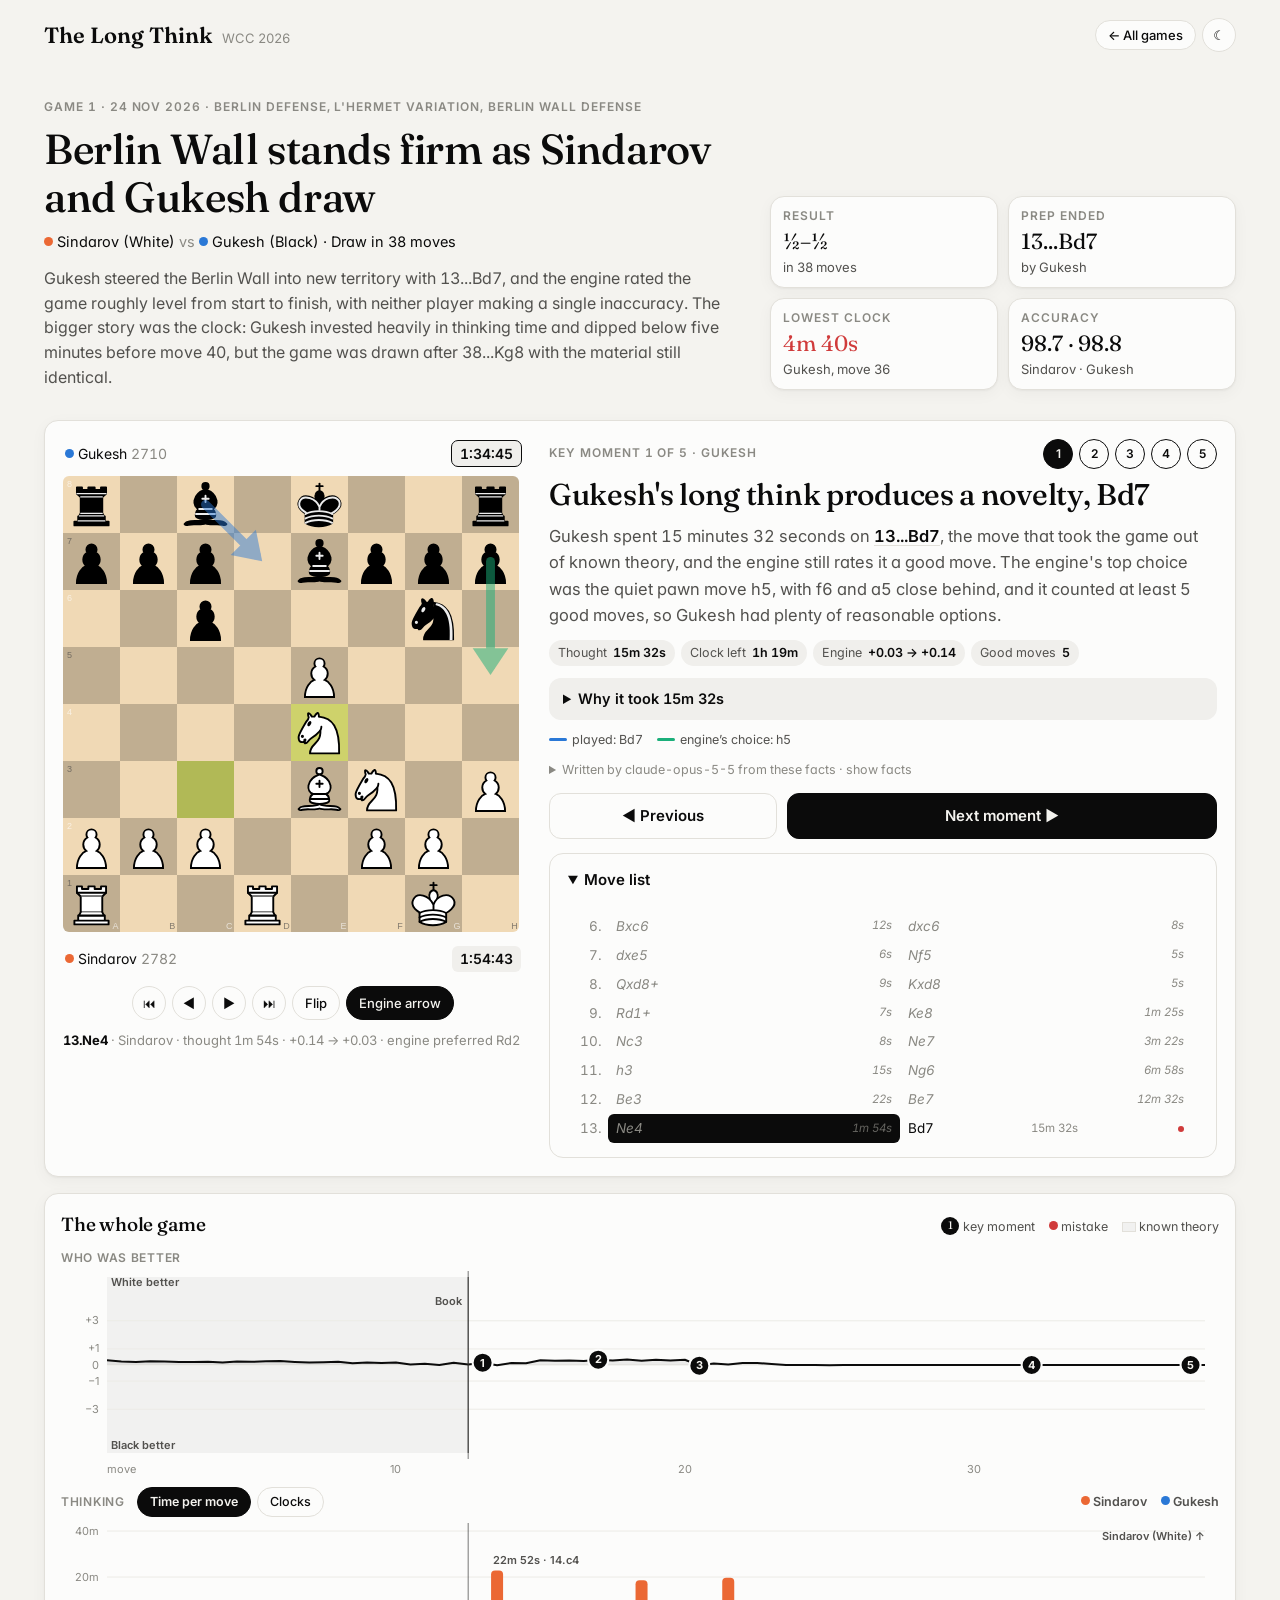
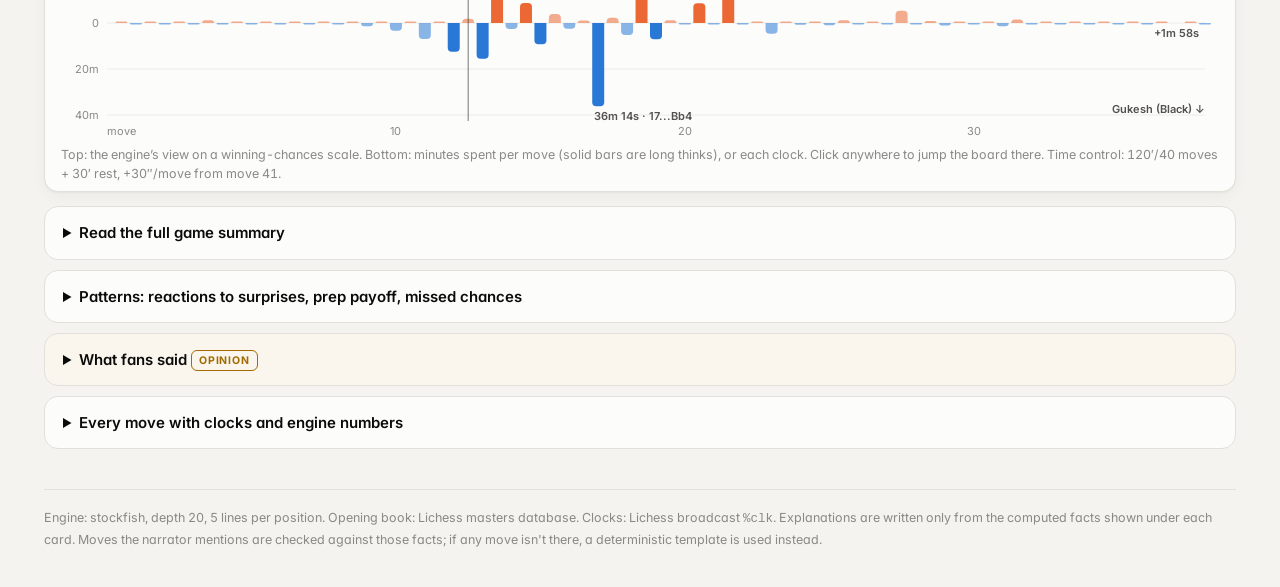
<file: web/game.html>
<!doctype html>
<html lang="en">
<head>
<meta charset="utf-8">
<meta name="viewport" content="width=device-width, initial-scale=1">
<title>Game · The Long Think</title>
<meta name="description" content="Engine evaluation, clock usage, opening prep and critical moments of a world championship game.">
<link rel="preconnect" href="https://fonts.googleapis.com">
<link rel="preconnect" href="https://fonts.gstatic.com" crossorigin>
<link href="https://fonts.googleapis.com/css2?family=Fraunces:opsz,wght@9..144,400;9..144,500;9..144,600&family=Inter:wght@400;500;600;700&display=swap" rel="stylesheet">
<link rel="stylesheet" href="vendor/chessground/chessground.base.css">
<link rel="stylesheet" href="vendor/chessground/chessground.brown.css">
<link rel="stylesheet" href="vendor/chessground/chessground.cburnett.css">
<link rel="stylesheet" href="css/style.css">
<link rel="icon" href="data:image/svg+xml,<svg xmlns='http://www.w3.org/2000/svg' viewBox='0 0 100 100'><text y='.9em' font-size='90'>♞</text></svg>">
</head>
<body>
<div class="wrap">
  <header class="top">
    <a class="brand" href="index.html"><b>The Long Think</b><span id="match-name"></span></a>
    <nav><a class="btn" href="index.html">← All games</a><button class="btn icon-btn" id="theme" aria-label="Toggle theme"></button></nav>
  </header>
  <main id="app"><div class="loading">Loading game…</div></main>
  <footer>
    Engine: <span id="engine-note"></span>. Opening book: Lichess masters database. Clocks: Lichess broadcast <code>%clk</code>.
    Explanations are written only from the computed facts shown under each card. Moves the narrator mentions are checked against those facts; if any move isn't there, a deterministic template is used instead.
  </footer>
</div>
<script type="module" src="js/game.js"></script>
</body>
</html>
</file>
<file: web/vendor/chessground/chessground.base.css>
.cg-wrap {
  box-sizing: content-box;
  position: relative;
  display: block;
}

cg-container {
  position: absolute;
  width: 100%;
  height: 100%;
  display: block;
  top: 0;
}

cg-board {
  position: absolute;
  top: 0;
  left: 0;
  width: 100%;
  height: 100%;
  -webkit-user-select: none;
  -moz-user-select: none;
  -ms-user-select: none;
  user-select: none;
  line-height: 0;
  background-size: cover;
}

.cg-wrap.manipulable cg-board {
  cursor: pointer;
}

cg-board square {
  position: absolute;
  top: 0;
  left: 0;
  width: 12.5%;
  height: 12.5%;
  pointer-events: none;
}

cg-board square.move-dest {
  pointer-events: auto;
}

cg-board square.last-move {
  will-change: transform;
}

.cg-wrap piece {
  position: absolute;
  top: 0;
  left: 0;
  width: 12.5%;
  height: 12.5%;
  background-size: cover;
  z-index: 2;
  will-change: transform;
  pointer-events: none;
}

cg-board piece.dragging {
  cursor: move;
  /* !important to override z-index from 3D piece inline style */
  z-index: 11 !important;
}

piece.anim {
  z-index: 8;
}

piece.fading {
  z-index: 1;
  opacity: 0.5;
}

.cg-wrap piece.ghost {
  opacity: 0.3;
}

.cg-wrap piece svg {
  overflow: hidden;
  position: relative;
  top: 0px;
  left: 0px;
  width: 100%;
  height: 100%;
  pointer-events: none;
  z-index: 2;
  opacity: 0.6;
}

.cg-wrap cg-auto-pieces,
.cg-wrap .cg-shapes,
.cg-wrap .cg-custom-svgs {
  overflow: visible;
  position: absolute;
  top: 0px;
  left: 0px;
  width: 100%;
  height: 100%;
  pointer-events: none;
}

.cg-wrap cg-auto-pieces {
  z-index: 2;
}

.cg-wrap cg-auto-pieces piece {
  opacity: 0.3;
}

.cg-wrap .cg-shapes {
  overflow: hidden;
  opacity: 0.6;
  z-index: 2;
}

.cg-wrap .cg-custom-svgs {
  /* over piece.anim = 8, but under piece.dragging = 11 */
  z-index: 9;
}

.cg-wrap .cg-custom-svgs svg {
  overflow: visible;
}

.cg-wrap coords {
  position: absolute;
  display: flex;
  pointer-events: none;
  opacity: 0.8;
  font-family: sans-serif;
  font-size: 9px;
}

.cg-wrap coords.ranks {
  left: 4px;
  top: -20px;
  flex-flow: column-reverse;
  height: 100%;
  width: 12px;
}

.cg-wrap coords.ranks.black {
  flex-flow: column;
}

.cg-wrap coords.ranks.left {
  left: -15px;
  align-items: flex-end;
}

.cg-wrap coords.files {
  bottom: -4px;
  left: 24px;
  flex-flow: row;
  width: 100%;
  height: 16px;
  text-transform: uppercase;
  text-align: center;
}

.cg-wrap coords.files.black {
  flex-flow: row-reverse;
}

.cg-wrap coords coord {
  flex: 1 1 auto;
}

.cg-wrap coords.ranks coord {
  transform: translateY(39%);
}

.cg-wrap coords.squares {
  bottom: 0;
  left: 0;
  text-transform: uppercase;
  text-align: right;
  flex-flow: column-reverse;
  height: 100%;
  width: 12.5%;
}

.cg-wrap coords.squares.black {
  flex-flow: column;
}

.cg-wrap coords.squares.left {
  text-align: left;
}

.cg-wrap coords.squares coord {
  padding: 6% 4%;
}

.cg-wrap coords.squares.rank2 {
  transform: translateX(100%);
}

.cg-wrap coords.squares.rank3 {
  transform: translateX(200%);
}

.cg-wrap coords.squares.rank4 {
  transform: translateX(300%);
}

.cg-wrap coords.squares.rank5 {
  transform: translateX(400%);
}

.cg-wrap coords.squares.rank6 {
  transform: translateX(500%);
}

.cg-wrap coords.squares.rank7 {
  transform: translateX(600%);
}

.cg-wrap coords.squares.rank8 {
  transform: translateX(700%);
}
</file>
<file: web/vendor/chessground/chessground.brown.css>
/** Colored board squares as an embedded SVG */
cg-board {
  background-color: #f0d9b5;
  background-image: url('[data-uri]');
}

/** Interactive board square colors */
cg-board square.move-dest {
  background: radial-gradient(rgba(20, 85, 30, 0.5) 22%, #208530 0, rgba(0, 0, 0, 0.3) 0, rgba(0, 0, 0, 0) 0);
}
cg-board square.premove-dest {
  background: radial-gradient(rgba(20, 30, 85, 0.5) 22%, #203085 0, rgba(0, 0, 0, 0.3) 0, rgba(0, 0, 0, 0) 0);
}
cg-board square.oc.move-dest {
  background: radial-gradient(transparent 0%, transparent 80%, rgba(20, 85, 0, 0.3) 80%);
}
cg-board square.oc.premove-dest {
  background: radial-gradient(transparent 0%, transparent 80%, rgba(20, 30, 85, 0.2) 80%);
}
cg-board square.move-dest:hover {
  background: rgba(20, 85, 30, 0.3);
}
cg-board square.premove-dest:hover {
  background: rgba(20, 30, 85, 0.2);
}
cg-board square.last-move {
  background-color: rgba(155, 199, 0, 0.41);
}
cg-board square.selected {
  background-color: rgba(20, 85, 30, 0.5);
}
cg-board square.check {
  background: radial-gradient(
    ellipse at center,
    rgba(255, 0, 0, 1) 0%,
    rgba(231, 0, 0, 1) 25%,
    rgba(169, 0, 0, 0) 89%,
    rgba(158, 0, 0, 0) 100%
  );
}
cg-board square.current-premove {
  background-color: rgba(20, 30, 85, 0.5);
}

/** Alternating colors in rank/file/square labels */
.orientation-white .ranks :nth-child(odd),
.orientation-white .files :nth-child(even),
.orientation-black .ranks :nth-child(even),
.orientation-black .files :nth-child(odd),
coords.squares:nth-of-type(odd) :nth-child(even),
coords.squares:nth-of-type(even) :nth-child(odd) {
  color: rgba(72, 72, 72, 0.8);
}

.orientation-white .ranks :nth-child(even),
.orientation-white .files :nth-child(odd),
.orientation-black .ranks :nth-child(odd),
.orientation-black .files :nth-child(even),
coords.squares:nth-of-type(odd) :nth-child(odd),
coords.squares:nth-of-type(even) :nth-child(even) {
  color: rgba(255, 255, 255, 0.8);
}
</file>
<file: web/vendor/chessground/chessground.cburnett.css>
/** Embedded SVGs for all chess pieces */
.cg-wrap piece.pawn.white {
  background-image: url('[data-uri]');
}
.cg-wrap piece.bishop.white {
  background-image: url('[data-uri]');
}
.cg-wrap piece.knight.white {
  background-image: url('[data-uri]');
}
.cg-wrap piece.rook.white {
  background-image: url('[data-uri]');
}
.cg-wrap piece.queen.white {
  background-image: url('[data-uri]');
}
.cg-wrap piece.king.white {
  background-image: url('[data-uri]');
}
.cg-wrap piece.pawn.black {
  background-image: url('[data-uri]');
}
.cg-wrap piece.bishop.black {
  background-image: url('[data-uri]');
}
.cg-wrap piece.knight.black {
  background-image: url('[data-uri]');
}
.cg-wrap piece.rook.black {
  background-image: url('[data-uri]');
}
.cg-wrap piece.queen.black {
  background-image: url('[data-uri]');
}
.cg-wrap piece.king.black {
  background-image: url('[data-uri]');
}
</file>
<file: web/css/style.css>
/* The Long Think — design tokens. Player colours follow the entity (slot), never the piece colour. */
:root {
  color-scheme: light;
  --bg: #f4f3ef;
  --surface: #fcfcfb;
  --surface-2: #f0efec;
  --ink: #0b0b0b;
  --ink-2: #52514e;
  --muted: #8a8983;
  --rule: #e2e0da;
  --grid: #ecebe6;
  --p1: #2a78d6;           /* categorical slot 1 */
  --p2: #eb6834;           /* categorical slot 2 */
  --eval-fill: rgba(11, 11, 11, 0.07);
  --book: rgba(11, 11, 11, 0.045);
  --best: #1baf7a;
  --played: #2a78d6;
  --critical: #d03b3b;
  --warn: #c98500;
  --shadow: 0 1px 2px rgba(0,0,0,.04), 0 4px 16px rgba(0,0,0,.04);
  --radius: 14px;
  --serif: "Fraunces", Georgia, "Times New Roman", serif;
  --sans: "Inter", system-ui, -apple-system, "Segoe UI", sans-serif;
}
@media (prefers-color-scheme: dark) {
  :root:not([data-theme="light"]) {
    color-scheme: dark;
    --bg: #121211; --surface: #1a1a19; --surface-2: #232321; --ink: #f0efec; --ink-2: #c3c2b7; --muted: #8f8e86;
    --rule: #2e2e2b; --grid: #262624; --p1: #3987e5; --p2: #d95926; --eval-fill: rgba(240,239,236,.09);
    --book: rgba(240,239,236,.05); --best: #199e70; --played: #3987e5; --critical: #e66767; --warn: #fab219;
    --shadow: none;
  }
}
:root[data-theme="dark"] {
  color-scheme: dark;
  --bg: #121211; --surface: #1a1a19; --surface-2: #232321; --ink: #f0efec; --ink-2: #c3c2b7; --muted: #8f8e86;
  --rule: #2e2e2b; --grid: #262624; --p1: #3987e5; --p2: #d95926; --eval-fill: rgba(240,239,236,.09);
  --book: rgba(240,239,236,.05); --best: #199e70; --played: #3987e5; --critical: #e66767; --warn: #fab219;
  --shadow: none;
}

* { box-sizing: border-box; }
html { -webkit-text-size-adjust: 100%; }
body { margin: 0; background: var(--bg); color: var(--ink); font: 15px/1.55 var(--sans); font-feature-settings: "tnum" 1, "cv11" 1; }
a { color: inherit; }
h1, h2, h3 { font-family: var(--serif); font-weight: 500; letter-spacing: -0.01em; margin: 0; }
.wrap { max-width: 1240px; margin: 0 auto; padding: 0 24px; }
@media (max-width: 640px) { .wrap { padding: 0 16px; } }

/* top bar */
.top { display: flex; align-items: center; justify-content: space-between; padding: 18px 0; gap: 12px; }
.brand { display: flex; align-items: baseline; gap: 10px; text-decoration: none; }
.brand b { font-family: var(--serif); font-size: 22px; font-weight: 600; }
.brand span { color: var(--muted); font-size: 13px; }
.top nav { display: flex; gap: 6px; align-items: center; }
.btn { border: 1px solid var(--rule); background: var(--surface); color: var(--ink); border-radius: 999px; padding: 6px 12px; font: 500 13px var(--sans); cursor: pointer; text-decoration: none; display: inline-flex; align-items: center; gap: 6px; }
.btn:hover { border-color: var(--muted); }
.btn[aria-pressed="true"] { background: var(--ink); color: var(--bg); border-color: var(--ink); }
.icon-btn { width: 34px; height: 34px; padding: 0; justify-content: center; }

.card { background: var(--surface); border: 1px solid var(--rule); border-radius: var(--radius); box-shadow: var(--shadow); }
.eyebrow { font-size: 12px; letter-spacing: .08em; text-transform: uppercase; color: var(--muted); font-weight: 600; }
.muted { color: var(--muted); }
.ink2 { color: var(--ink-2); }
.dot { display: inline-block; width: 9px; height: 9px; border-radius: 50%; vertical-align: 1px; }
.dot.p1 { background: var(--p1); } .dot.p2 { background: var(--p2); }
.chip { display: inline-flex; align-items: center; gap: 6px; padding: 3px 9px; border-radius: 999px; background: var(--surface-2); font-size: 12.5px; color: var(--ink-2); white-space: nowrap; }
.chip b { color: var(--ink); font-weight: 600; }
.tag { font-size: 11px; font-weight: 600; letter-spacing: .03em; padding: 2px 7px; border-radius: 6px; border: 1px solid var(--rule); color: var(--ink-2); white-space: nowrap; }
.tag.blunder, .tag.mistake { color: var(--critical); border-color: currentColor; }
.tag.inaccuracy { color: var(--warn); border-color: currentColor; }
.tag.novelty { color: var(--ink); border-color: var(--ink); }

/* hero */
.hero { padding: 28px 0 8px; }
.hero h1 { font-size: clamp(30px, 4.4vw, 50px); line-height: 1.08; }
.hero p { color: var(--ink-2); max-width: 680px; margin: 12px 0 0; font-size: 16px; }

/* stats */
.stats { display: grid; grid-template-columns: repeat(4, minmax(0,1fr)); gap: 12px; margin: 20px 0; }
.stat { padding: 14px 16px; }
.stat .v { font-family: var(--serif); font-size: 26px; line-height: 1.15; margin-top: 4px; }
.stat .s { color: var(--ink-2); font-size: 13px; margin-top: 2px; }
@media (max-width: 860px) { .stats { grid-template-columns: repeat(2, minmax(0,1fr)); } }

/* game layout */
.game-grid { display: grid; grid-template-columns: minmax(300px, 440px) minmax(0, 1fr); gap: 20px; align-items: start; margin-bottom: 40px; }
.board-col { position: sticky; top: 12px; display: flex; flex-direction: column; gap: 12px; }
@media (max-width: 960px) { .game-grid { grid-template-columns: minmax(0,1fr); } .board-col { position: static; } }
.board-card { padding: 14px; }
.players-line { display: flex; justify-content: space-between; align-items: center; font-size: 14px; padding: 2px 2px 10px; gap: 8px; }
.players-line .clock { font-variant-numeric: tabular-nums; font-weight: 600; padding: 2px 8px; border-radius: 6px; background: var(--surface-2); }
.players-line.bottom { padding: 10px 2px 2px; }
.board-wrap { width: 100%; aspect-ratio: 1; position: relative; }
.board-wrap .cg-wrap { width: 100%; height: 100%; }
.controls { display: flex; gap: 6px; justify-content: center; margin-top: 12px; flex-wrap: wrap; }
.move-info { padding: 14px 16px; }
.move-info h3 { font-size: 22px; display: flex; gap: 10px; align-items: baseline; flex-wrap: wrap; }
.kv { display: grid; grid-template-columns: auto 1fr; gap: 4px 14px; margin-top: 10px; font-size: 13.5px; }
.kv dt { color: var(--muted); } .kv dd { margin: 0; }
.legend-arrows { display: flex; gap: 14px; font-size: 12.5px; color: var(--ink-2); margin-top: 10px; flex-wrap: wrap; }
.legend-arrows i { display: inline-block; width: 18px; height: 3px; border-radius: 2px; vertical-align: 3px; margin-right: 5px; }

/* charts */
.chart-card { padding: 16px 16px 8px; margin-bottom: 14px; }
.chart-head { display: flex; justify-content: space-between; align-items: baseline; gap: 10px; flex-wrap: wrap; margin-bottom: 4px; }
.chart-head h2 { font-size: 19px; }
.legend { display: flex; gap: 14px; font-size: 12.5px; color: var(--ink-2); flex-wrap: wrap; }
.chart { position: relative; width: 100%; }
.chart svg { display: block; width: 100%; overflow: visible; }
.chart text { fill: var(--muted); font: 11px var(--sans); }
.chart .lbl { fill: var(--ink-2); font-weight: 600; }
.chart .grid line { stroke: var(--grid); stroke-width: 1; }
.chart .zero { stroke: var(--rule); stroke-width: 1; }
.chart .cursor { stroke: var(--ink); stroke-width: 1; opacity: .55; pointer-events: none; }
.chart .hover { stroke: var(--muted); stroke-width: 1; pointer-events: none; }
.tooltip { position: absolute; pointer-events: none; background: var(--ink); color: var(--bg); padding: 7px 10px; border-radius: 8px; font-size: 12.5px; line-height: 1.4; white-space: nowrap; transform: translate(-50%, calc(-100% - 10px)); z-index: 5; display: none; }
.tooltip b { font-weight: 600; }
.table-toggle { font-size: 12.5px; color: var(--muted); background: none; border: none; cursor: pointer; padding: 6px 0; text-decoration: underline; text-underline-offset: 3px; }
.data-table { width: 100%; border-collapse: collapse; font-size: 12.5px; margin: 6px 0 10px; }
.data-table th, .data-table td { text-align: left; padding: 4px 8px; border-bottom: 1px solid var(--rule); }
.data-table th { color: var(--muted); font-weight: 600; }
.scroll-x { overflow-x: auto; max-height: 280px; }

/* move list */
.moves { display: grid; grid-template-columns: 34px 1fr 1fr; font-size: 13.5px; max-height: 300px; overflow-y: auto; padding: 6px; }
.moves .n { color: var(--muted); padding: 4px 6px; text-align: right; }
.moves button { all: unset; cursor: pointer; padding: 4px 8px; border-radius: 6px; display: flex; justify-content: space-between; gap: 6px; align-items: center; }
.moves button:hover { background: var(--surface-2); }
.moves button.on { background: var(--ink); color: var(--bg); }
.moves button.on .t { color: inherit; opacity: .7; }
.moves button.book { color: var(--muted); font-style: italic; }
.moves .t { color: var(--muted); font-size: 11.5px; }
.moves .crit::after { content: ""; width: 6px; height: 6px; background: var(--critical); border-radius: 50%; display: inline-block; margin-left: 4px; vertical-align: 2px; }
.moves .sym { font-weight: 700; color: var(--critical); }
.moves .sym.inaccuracy { color: var(--warn); }

/* critical cards */
.section-h { display: flex; justify-content: space-between; align-items: baseline; margin: 28px 0 12px; gap: 12px; flex-wrap: wrap; }
.section-h h2 { font-size: 26px; }
.moments { display: grid; gap: 14px; }
.moment { display: grid; grid-template-columns: 220px 1fr; gap: 18px; padding: 16px; cursor: pointer; transition: border-color .15s; }
.moment:hover { border-color: var(--muted); }
.moment .mini { width: 220px; height: 220px; }
.moment .mini .cg-wrap { width: 220px; height: 220px; }
.moment h3 { font-size: 20px; margin-bottom: 6px; }
.moment p { margin: 0 0 10px; color: var(--ink-2); }
.moment .chips { display: flex; gap: 6px; flex-wrap: wrap; }
.moment details { margin-top: 10px; font-size: 12.5px; }
.moment details summary { cursor: pointer; color: var(--muted); }
.moment pre { background: var(--surface-2); padding: 10px; border-radius: 8px; overflow: auto; max-height: 260px; font-size: 11.5px; }
.num { font-family: var(--serif); font-size: 15px; width: 26px; height: 26px; border-radius: 50%; display: inline-grid; place-items: center; background: var(--ink); color: var(--bg); margin-right: 8px; vertical-align: 2px; }
@media (max-width: 640px) { .moment { grid-template-columns: 1fr; } .moment .mini, .moment .mini .cg-wrap { width: 100%; height: auto; aspect-ratio: 1; } }

/* match page */
.games { width: 100%; border-collapse: collapse; }
.games th { text-align: left; font-size: 12px; color: var(--muted); font-weight: 600; padding: 10px 12px; border-bottom: 1px solid var(--rule); white-space: nowrap; }
.games td { padding: 12px; border-bottom: 1px solid var(--rule); vertical-align: middle; font-size: 14px; }
.games tr:last-child td { border-bottom: none; }
.games tr.played { cursor: pointer; }
.games tr.played:hover td { background: var(--surface-2); }
.games tr.future td { color: var(--muted); }
.games .res { font-weight: 600; white-space: nowrap; }
.table-scroll { overflow-x: auto; }
.score { display: flex; align-items: center; gap: 22px; margin-top: 22px; flex-wrap: wrap; }
.score .pl { display: flex; align-items: center; gap: 10px; font-size: 18px; }
.score .pts { font-family: var(--serif); font-size: 44px; line-height: 1; }
.score .sep { color: var(--muted); font-size: 28px; }
.patterns { display: grid; grid-template-columns: repeat(2, minmax(0,1fr)); gap: 14px; }
@media (max-width: 860px) { .patterns { grid-template-columns: minmax(0,1fr); } }
.insights { display: grid; grid-template-columns: repeat(2, minmax(0,1fr)); gap: 10px; }
@media (max-width: 760px) { .insights { grid-template-columns: minmax(0,1fr); } }
.insight { padding: 12px 14px; display: flex; gap: 10px; align-items: flex-start; font-size: 14px; }
.insight .dot { margin-top: 7px; flex: none; }
.filters { display: flex; gap: 8px; flex-wrap: wrap; align-items: center; margin-bottom: 8px; }
.filters select { border: 1px solid var(--rule); background: var(--surface); color: var(--ink); border-radius: 8px; padding: 5px 8px; font: 13px var(--sans); }
.note { font-size: 12.5px; color: var(--muted); margin: 6px 0 0; }
footer { border-top: 1px solid var(--rule); margin-top: 40px; padding: 18px 0 40px; color: var(--muted); font-size: 12.5px; }
.loading { padding: 60px 0; text-align: center; color: var(--muted); }

/* chessground brushes / theme tweaks */
cg-board { border-radius: 6px; }

/* small screens */
.brand b { white-space: nowrap; }
.games { min-width: 760px; }
@media (max-width: 640px) {
  .brand span { display: none; }
  .top nav .btn:not(.icon-btn) { padding: 6px 10px; }
  .top { flex-wrap: wrap; row-gap: 10px; }
  .top nav { flex-wrap: wrap; }
}

/* patterns in this game */
.events { display: grid; grid-template-columns: minmax(0, 1fr); gap: 14px; }
.cmp { max-width: 520px; }
.event-card { padding: 16px; }
.event-card h3 { font-size: 18px; margin-bottom: 4px; }
.event-card .lead { color: var(--ink-2); font-size: 14px; margin: 8px 0 0; }
.event-card ul { list-style: none; padding: 0; margin: 10px 0 0; display: grid; gap: 10px; }
.event-card li { font-size: 14px; color: var(--ink-2); }
.event-card .big { font-family: var(--serif); font-size: 24px; color: var(--ink); }
.mv { all: unset; cursor: pointer; font-weight: 600; color: var(--ink); text-decoration: underline; text-decoration-color: var(--rule); text-underline-offset: 3px; }
.mv:hover { text-decoration-color: var(--ink); }
.cmp { width: 100%; border-collapse: collapse; font-size: 13px; margin-top: 10px; }
.cmp th, .cmp td { padding: 5px 6px; border-bottom: 1px solid var(--rule); text-align: right; }
.cmp th:first-child, .cmp td:first-child { text-align: left; color: var(--muted); font-weight: 500; }
.cmp th { color: var(--muted); font-weight: 600; font-size: 12px; }

/* what changed (alerts) */
.alerts { padding: 16px 18px; margin: 14px 0; }
.alerts h3 { font-size: 19px; margin: 2px 0 10px; }
.alerts ul { list-style: none; margin: 0; padding: 0; display: grid; gap: 8px; }
.alerts li { display: flex; gap: 10px; align-items: baseline; font-size: 14px; }
.alerts li .tag { flex: none; min-width: 52px; text-align: center; }
.alerts details { margin-top: 12px; font-size: 13.5px; }
.alerts details summary { cursor: pointer; color: var(--muted); }
.alerts details h4 { font: 600 12px var(--sans); color: var(--muted); letter-spacing: .06em; text-transform: uppercase; margin: 12px 0 6px; }

/* opening tree */
.tree { padding: 16px 18px; }
.tree ul { list-style: none; margin: 0; padding: 0; }
.tree ul ul { margin-left: 14px; padding-left: 16px; border-left: 1px solid var(--rule); }
.tree li { padding: 6px 0; }
.tree .line { font-size: 14px; line-height: 1.8; }
.tree .line .no { color: var(--muted); margin-right: 2px; }
.tree .line .m { margin-right: 6px; white-space: nowrap; }
.tree .line .m[title] { cursor: help; }
.tree .count { font-size: 12px; color: var(--muted); margin-left: 4px; white-space: nowrap; }
.tree .leaf { display: flex; flex-wrap: wrap; gap: 6px 12px; align-items: center; margin-top: 4px; font-size: 13.5px; }
.tree .leaf a { font-weight: 600; text-decoration: underline; text-decoration-color: var(--rule); text-underline-offset: 3px; }
.tree .leaf a:hover { text-decoration-color: var(--ink); }

.reasons { margin: 0 0 12px; padding: 10px 12px; background: var(--surface-2); border-radius: 10px; }
.reasons ul { margin: 6px 0 0; padding-left: 18px; color: var(--ink-2); font-size: 14px; display: grid; gap: 4px; }

/* crowd mood */
.crowd { padding: 16px 18px; }
.crowd h3 { font-size: 19px; margin: 2px 0 10px; }
.stack { display: flex; height: 26px; border-radius: 6px; overflow: hidden; gap: 2px; margin: 6px 0 4px; }
.stack div { display: grid; place-items: center; color: #fff; font-size: 12px; font-weight: 600; min-width: 0; white-space: nowrap; overflow: hidden; }
.stack .none { background: var(--rule); color: var(--ink-2); }
.stack-legend { display: flex; gap: 14px; flex-wrap: wrap; font-size: 12.5px; color: var(--ink-2); }
.crowd-grid { display: grid; grid-template-columns: repeat(2, minmax(0, 1fr)); gap: 14px 24px; margin-top: 14px; }
@media (max-width: 760px) { .crowd-grid { grid-template-columns: minmax(0, 1fr); } }
.crowd .sub { font: 600 12px var(--sans); color: var(--muted); letter-spacing: .06em; text-transform: uppercase; margin-bottom: 6px; }
.crowd .videos { list-style: none; padding: 0; margin: 0; display: grid; gap: 6px; font-size: 13.5px; }
.crowd .videos a { color: var(--ink); }
.crowd-row { display: grid; grid-template-columns: 64px 62px 1fr 170px; gap: 10px; align-items: center; margin: 6px 0; }
.crowd-row + .crowd-row:has(> a) { margin-top: 14px; }
@media (max-width: 560px) { .crowd-row { grid-template-columns: 56px 1fr; } .crowd-row > :nth-child(3) { grid-column: 1 / -1; } .crowd-row > :nth-child(4) { grid-column: 1 / -1; } }
.agree-yes { color: var(--best); font-weight: 700; } .agree-no { color: var(--critical); font-weight: 700; }

/* game gist */
.gist { padding: 18px 20px; margin: 0 0 18px; }
.gist h2 { font-size: 24px; margin: 4px 0 12px; }
.gist-sections { display: grid; grid-template-columns: repeat(2, minmax(0, 1fr)); gap: 6px 28px; }
@media (max-width: 760px) { .gist-sections { grid-template-columns: minmax(0, 1fr); } }
.gist h3 { font-size: 16px; margin: 8px 0 4px; }
.gist p { margin: 0 0 6px; color: var(--ink-2); line-height: 1.55; }
.gist .mv { font: inherit; font-weight: 600; }
.gist details { margin-top: 12px; font-size: 12.5px; }
.gist details summary { cursor: pointer; color: var(--muted); }
.gist pre { background: var(--surface-2); padding: 10px; border-radius: 8px; overflow: auto; max-height: 320px; font-size: 11.5px; }
.story-lede { font-size: 17px; color: var(--ink) !important; margin: 0 0 10px !important; max-width: 70ch; }

/* ================================================================ redesign (2026-11) */
.small { font-size: 13px; } .pad { padding: 16px 18px; }
.kind { display: inline-block; font: 700 10.5px var(--sans); letter-spacing: .08em; border-radius: 6px; padding: 3px 7px; border: 1px solid currentColor; vertical-align: 1px; }
.kind-model { color: #6a55b8; } .kind-opinion { color: #a26a00; }
:root[data-theme="dark"] .kind-model { color: #a594e6; } :root[data-theme="dark"] .kind-opinion { color: #e0b24a; }
@media (prefers-color-scheme: dark) { :root:not([data-theme="light"]) .kind-model { color: #a594e6; } :root:not([data-theme="light"]) .kind-opinion { color: #e0b24a; } }
.opinion { background: color-mix(in srgb, #e0a530 7%, var(--surface)); }
.legend-key { display: flex; gap: 8px; flex-wrap: wrap; align-items: center; margin-bottom: 10px; color: var(--ink-2); }
.pills { display: flex; gap: 6px; flex-wrap: wrap; }
.pill { min-height: 36px; padding: 0 14px; border-radius: 999px; border: 1px solid var(--rule); background: var(--surface); color: var(--ink); font: 500 13.5px var(--sans); cursor: pointer; }
.pill:hover { border-color: var(--muted); }
.pill[aria-pressed="true"] { background: var(--ink); color: var(--bg); border-color: var(--ink); font-weight: 600; }
.chart-title { font-size: 21px; line-height: 1.3; margin: 2px 0 6px; }
.note.warn { color: var(--warn); }
.link-btn { all: unset; cursor: pointer; font-size: 13.5px; font-weight: 600; text-decoration: underline; text-underline-offset: 3px; text-decoration-color: var(--rule); }
.link-btn:hover { text-decoration-color: var(--ink); }

/* home: hero */
.home-hero { display: grid; grid-template-columns: minmax(0, 1.5fr) minmax(0, 1fr); gap: 28px; align-items: end; }
.home-hero h1 { font-size: clamp(26px, 3.2vw, 38px); line-height: 1.18; margin-top: 14px; max-width: 24ch; }
.home-hero .score { margin-top: 14px; }
.next-box { background: var(--ink); color: var(--bg); border-radius: var(--radius); padding: 18px 20px; }
.next-box .eyebrow { color: color-mix(in srgb, var(--bg) 65%, var(--ink)); }
.next-box .v { font: 500 22px var(--serif); margin-top: 4px; }
.next-box .s { font-size: 14px; opacity: .85; margin-top: 2px; }
@media (max-width: 760px) { .home-hero { grid-template-columns: minmax(0, 1fr); gap: 16px; } }

/* home: game cards */
.game-cards { display: grid; grid-template-columns: repeat(auto-fill, minmax(230px, 1fr)); gap: 14px; }
.gcard { padding: 14px 16px; display: flex; flex-direction: column; gap: 8px; text-decoration: none; transition: border-color .15s; }
.gcard:hover { border-color: var(--muted); }
.gcard.latest { border: 2px solid var(--ink); padding: 13px 15px; }
.gcard svg { width: 100%; height: 30px; }
.gtop { display: flex; justify-content: space-between; font-size: 12.5px; }
.gplayers { display: flex; align-items: center; gap: 6px; font-size: 13.5px; flex-wrap: wrap; }
.gplayers .pl { display: inline-flex; align-items: center; gap: 5px; }
.gres { margin-left: auto; }
.ghead { font: 500 17px/1.3 var(--serif); }
.gtag { align-self: flex-start; font-size: 12px; font-weight: 600; border-radius: 999px; padding: 4px 10px; background: color-mix(in srgb, var(--c, var(--muted)) 14%, var(--surface)); color: color-mix(in srgb, var(--c, var(--ink)) 70%, var(--ink)); }
.gcard.coming { background: transparent; border: 1px dashed var(--rule); border-radius: var(--radius); color: var(--ink-2); font-size: 14px; gap: 6px; }

/* home: what's new */
.new-strip { padding: 14px 18px; margin: 18px 0 0; display: grid; grid-template-columns: auto minmax(0, 1fr) auto; gap: 8px 20px; align-items: center; }
.new-strip ul { list-style: none; margin: 0; padding: 0; display: grid; gap: 4px; font-size: 14px; }
.new-strip li { display: flex; gap: 8px; align-items: baseline; }
.new-strip li .dot { flex: none; }
.new-strip .more { font-size: 13.5px; font-weight: 600; white-space: nowrap; }
@media (max-width: 760px) { .new-strip { grid-template-columns: minmax(0, 1fr); } }

/* home: story */
.story { margin: 18px 0 0; padding: 20px 24px; display: grid; grid-template-columns: minmax(0, 1.4fr) minmax(0, 1fr); gap: 28px; }
.story .story-lede { font-size: 17px; line-height: 1.6; color: var(--ink); margin: 8px 0 12px; }
.story-more > summary { display: inline-flex; cursor: pointer; font-weight: 600; font-size: 14px; border: 1px solid var(--ink); border-radius: 999px; padding: 8px 16px; list-style: none; }
.story-more > summary::-webkit-details-marker { display: none; }
.story-more[open] > summary { margin-bottom: 14px; }
.story-more h2 { font-size: 22px; margin: 0 0 8px; }
.story-more p { color: var(--ink-2); margin: 0 0 8px; }
.story-more h3 { font-size: 16px; margin: 8px 0 4px; }
.story-side { background: var(--surface-2); border-radius: 12px; padding: 14px 16px; align-self: start; }
.story-side ul { margin: 8px 0 0; padding-left: 18px; display: grid; gap: 8px; font-size: 14.5px; }
.facts { margin-top: 10px; font-size: 12.5px; } .facts summary { cursor: pointer; color: var(--muted); }
.facts pre { background: var(--surface-2); padding: 10px; border-radius: 8px; overflow: auto; max-height: 300px; font-size: 11.5px; }
@media (max-width: 860px) { .story { grid-template-columns: minmax(0, 1fr); } }

/* home: deep dive tabs */
.deep { margin-top: 8px; }
.tabs { display: flex; gap: 2px; border-bottom: 1px solid var(--rule); margin-bottom: 18px; overflow-x: auto; scrollbar-width: none; }
.tab { all: unset; cursor: pointer; padding: 12px 14px; font: 500 14px var(--sans); color: var(--muted); white-space: nowrap; border-bottom: 2px solid transparent; }
.tab:hover { color: var(--ink); }
.tab[aria-selected="true"] { color: var(--ink); font-weight: 600; border-bottom-color: var(--ink); }
.tab:focus-visible { outline: 2px solid var(--p1); outline-offset: -2px; border-radius: 4px; }
.odds-grid { display: grid; grid-template-columns: minmax(0, 1fr) minmax(0, 1.6fr); gap: 16px; align-items: start; }
.odds-side { display: flex; flex-direction: column; gap: 10px; align-items: flex-start; }
.odds-side .card { width: 100%; }
.big-pair { display: flex; gap: 22px; flex-wrap: wrap; align-items: baseline; margin: 4px 0; }
.big-pair b { font: 600 38px var(--serif); }
.stack.big { height: 32px; margin: 8px 0 4px; }
.split { display: flex; justify-content: space-between; }
@media (max-width: 860px) { .odds-grid { grid-template-columns: minmax(0, 1fr); } }
.prep-card { display: grid; grid-template-columns: minmax(0, 1fr) minmax(0, 1.4fr); gap: 24px; align-items: center; margin-bottom: 16px; }
.prep-rows { display: grid; gap: 12px; }
.prep-row { display: grid; grid-template-columns: 64px minmax(0, 1fr); gap: 10px; align-items: center; font-size: 13px; }
.prep-bar { display: flex; align-items: center; gap: 8px; margin: 2px 0; }
.prep-bar .bar { display: inline-block; height: 12px; border-radius: 3px; flex: none; }
@media (max-width: 760px) { .prep-card { grid-template-columns: minmax(0, 1fr); } }
.branch { display: grid; grid-template-columns: minmax(0, 300px) minmax(0, 1fr); gap: 16px; padding: 14px 0; border-top: 1px solid var(--rule); }
.branch:first-of-type { border-top: 0; }
.branch-root { background: var(--surface-2); border-radius: 12px; padding: 12px 14px; display: grid; gap: 4px; align-self: start; }
.branch-games { display: grid; gap: 10px; }
.branch-game { border: 1px solid var(--rule); border-radius: 12px; padding: 10px 14px; display: grid; gap: 3px; font-size: 14px; }
.bg-title { font-weight: 600; text-decoration: none; }
.tree-full { margin-top: 12px; } .tree-full summary { cursor: pointer; color: var(--muted); font-size: 13.5px; }
@media (max-width: 760px) { .branch { grid-template-columns: minmax(0, 1fr); } }
.mini-cards { display: grid; grid-template-columns: repeat(auto-fill, minmax(260px, 1fr)); gap: 10px; }
.small-text { font-size: 14px; }
.axes { margin: 4px 0; } .axes summary { cursor: pointer; font-size: 13px; color: var(--muted); }
.alert-cols { display: grid; grid-template-columns: repeat(auto-fit, minmax(300px, 1fr)); gap: 16px; margin-bottom: 14px; }
.alert-col { border-top: 4px solid var(--c); }
.alert-name { font-weight: 700; font-size: 18px; margin-bottom: 10px; }
.tiles { display: grid; grid-template-columns: repeat(auto-fill, minmax(140px, 1fr)); gap: 10px; margin-bottom: 12px; }
.tile { background: var(--surface-2); border-radius: 10px; padding: 10px 12px; }
.tile .tb { font: 700 10.5px var(--sans); letter-spacing: .08em; text-transform: uppercase; color: var(--muted); }
.tile .tv { font: 600 24px var(--serif); }
.tile .tl { font-size: 12.5px; color: var(--ink-2); }
.alert-lines { list-style: none; padding: 0; margin: 0; display: grid; gap: 8px; font-size: 14px; }
.alert-lines li { display: flex; gap: 10px; align-items: baseline; }
.kb { flex: none; font: 700 10.5px var(--sans); letter-spacing: .08em; text-transform: uppercase; color: var(--muted); min-width: 44px; }
.kb-first { color: var(--critical); }
.match-alert { display: flex; gap: 12px; align-items: baseline; font-size: 14.5px; }

/* game page */
.game-hero { display: grid; grid-template-columns: minmax(0, 1.5fr) minmax(0, 1fr); gap: 28px; align-items: end; }
.game-hero h1 { font-size: clamp(28px, 3.6vw, 42px); line-height: 1.15; margin-top: 8px; }
.game-hero .who { font-size: 14.5px; color: var(--ink); margin-top: 10px; }
.mini-stats { display: grid; grid-template-columns: repeat(2, minmax(0, 1fr)); gap: 10px; }
.mini-stats .stat { padding: 10px 12px; } .mini-stats .stat .v { font-size: 22px; }
.stat.warn .v { color: var(--critical); }
@media (max-width: 860px) { .game-hero { grid-template-columns: minmax(0, 1fr); gap: 16px; } }
.story-mode { margin: 22px 0 16px; padding: 18px; display: grid; grid-template-columns: minmax(280px, 460px) minmax(0, 1fr); gap: 26px; align-items: start; }
.story-board { display: flex; flex-direction: column; }
.move-line { font-size: 13px; margin-top: 10px; min-height: 20px; }
.story-text { display: flex; flex-direction: column; gap: 14px; min-width: 0; }
.moment-panel h2 { font-size: clamp(22px, 2.4vw, 30px); line-height: 1.2; margin: 8px 0 10px; }
.moment-panel .lede { font-size: 16.5px; line-height: 1.6; color: var(--ink-2); margin: 0 0 12px; }
.moment-panel .chips { display: flex; gap: 6px; flex-wrap: wrap; margin-bottom: 12px; }
.moment-head { display: flex; justify-content: space-between; align-items: center; gap: 10px; flex-wrap: wrap; }
.dots { display: flex; gap: 6px; }
.mdot { width: 30px; height: 30px; border-radius: 50%; border: 1px solid var(--ink); background: var(--surface); color: var(--ink); font: 600 12px var(--sans); cursor: pointer; }
.mdot[aria-pressed="true"] { background: var(--ink); color: var(--bg); }
.why { background: var(--surface-2); border-radius: 12px; padding: 10px 14px; margin-bottom: 10px; font-size: 14.5px; }
.why summary { cursor: pointer; font-weight: 600; }
.why p { margin: 8px 0 0; color: var(--ink-2); }
.why ul { margin: 8px 0 0; padding-left: 18px; color: var(--ink-2); display: grid; gap: 4px; }
.moment-nav { display: flex; gap: 10px; }
.big-btn { min-height: 46px; flex: 1; justify-content: center; font-size: 15px; font-weight: 600; border-radius: 12px; }
.big-btn.primary { flex: 2; background: var(--ink); color: var(--bg); border-color: var(--ink); }
.moves-fold > summary, .fold > summary { cursor: pointer; font-weight: 600; font-size: 15px; }
.moves-fold .moves { max-height: 240px; margin-top: 8px; }
.whole-game .sub-head { font: 600 12px var(--sans); letter-spacing: .06em; text-transform: uppercase; color: var(--muted); margin: 10px 0 2px; }
.whole-game .sub-head.row { display: flex; align-items: center; gap: 12px; flex-wrap: wrap; text-transform: none; letter-spacing: 0; }
.whole-game .sub-head.row > span:first-child { text-transform: uppercase; letter-spacing: .06em; }
.whole-game .sub-head .legend { margin-left: auto; }
.whole-game .pill { min-height: 30px; padding: 0 12px; font-size: 12.5px; }
.folds { display: grid; gap: 10px; margin-bottom: 30px; }
.fold { background: var(--surface); border: 1px solid var(--rule); border-radius: var(--radius); padding: 14px 18px; }
.fold.opinion { background: color-mix(in srgb, #e0a530 7%, var(--surface)); }
.fold[open] > summary { margin-bottom: 12px; }
.fold .gist { padding: 0; margin: 0; }
@media (max-width: 960px) {
  .story-mode { grid-template-columns: minmax(0, 1fr); padding: 12px; gap: 14px; }
  .story-board { position: sticky; top: 0; z-index: 4; background: var(--surface); padding-top: 6px; }
  .story-board .board-wrap { width: min(100%, 46vh); margin: 0 auto; }
  .story-board .controls { margin-top: 6px; }
  .moment-nav { position: sticky; bottom: 0; z-index: 4; background: var(--surface); padding: 10px 0; border-top: 1px solid var(--rule); }
}
.note.warn { color: #8a5a00; }
:root[data-theme="dark"] .note.warn { color: var(--warn); }
@media (prefers-color-scheme: dark) { :root:not([data-theme="light"]) .note.warn { color: var(--warn); } }
@media (max-width: 640px) {
  .score { gap: 12px; flex-wrap: nowrap; }
  .score .pts { font-size: 32px; white-space: nowrap; }
  .score .pl { font-size: 16px; gap: 6px; }
}
</file>
